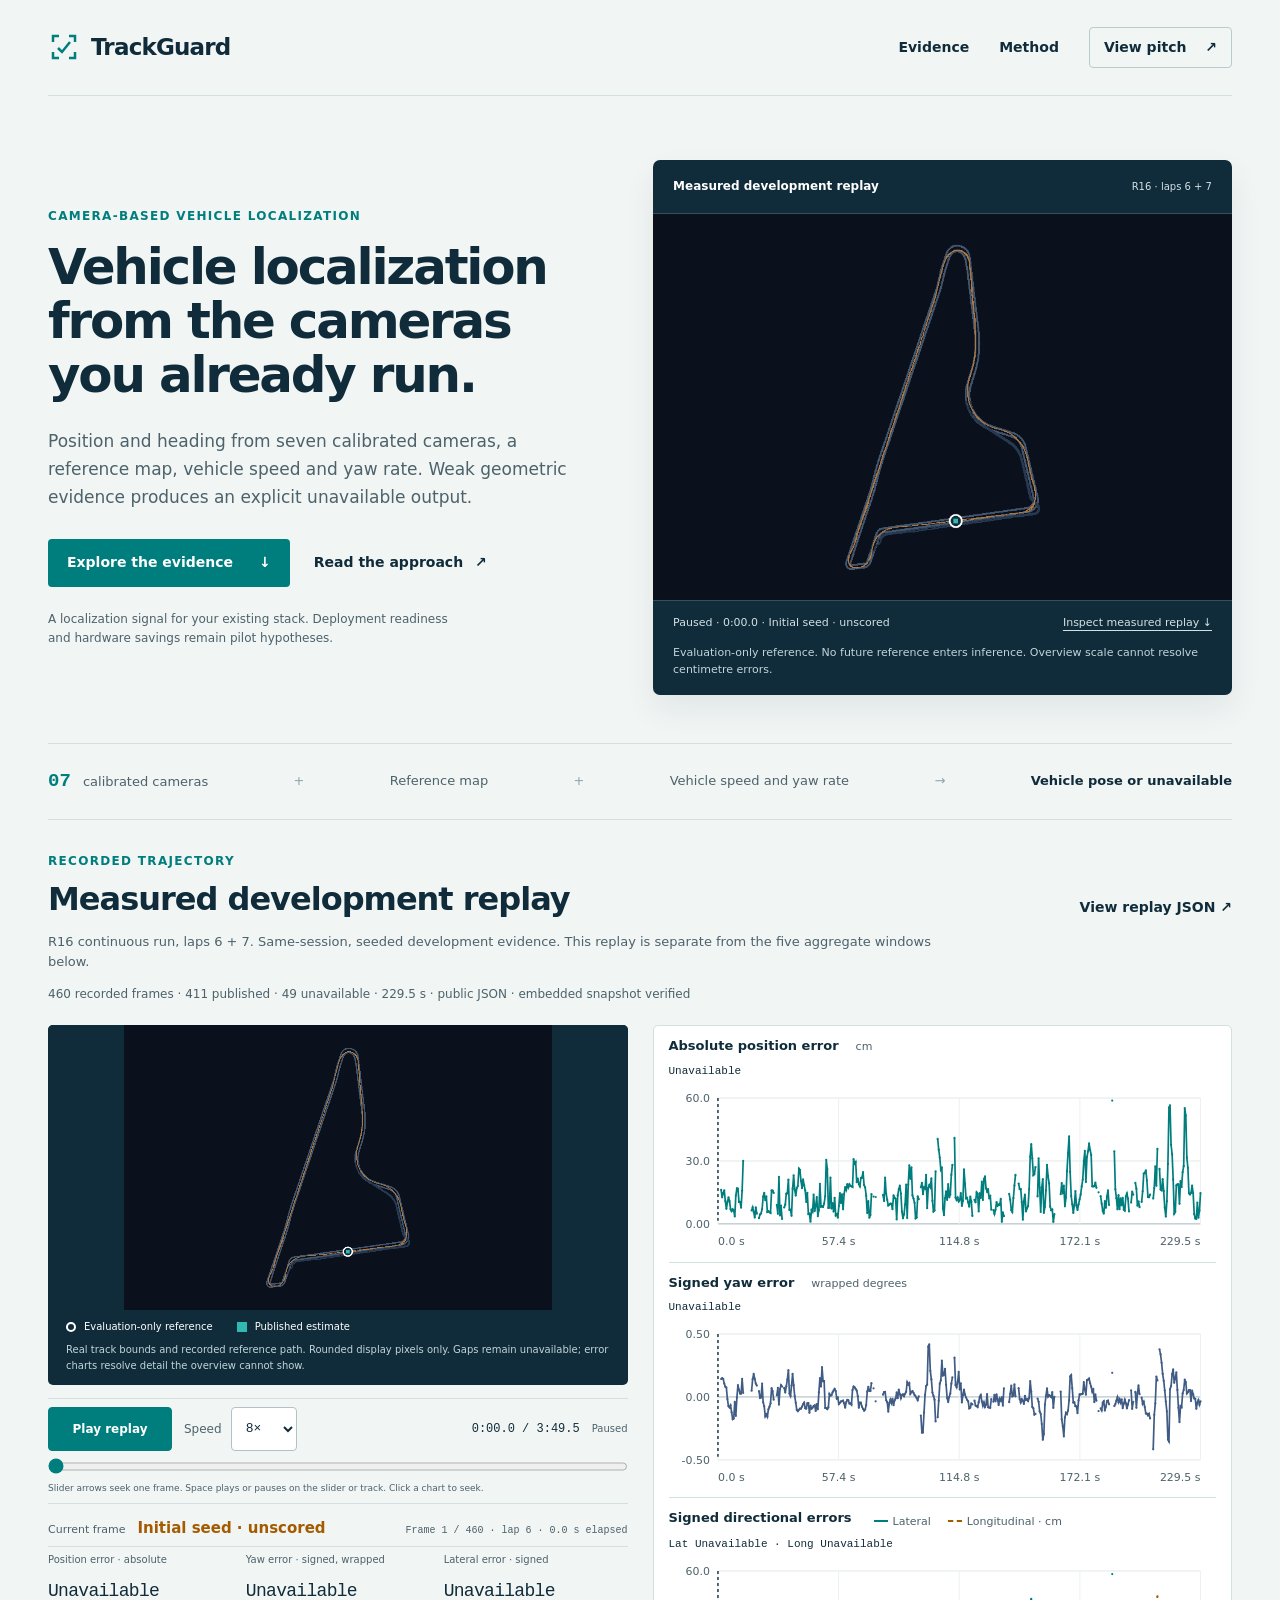
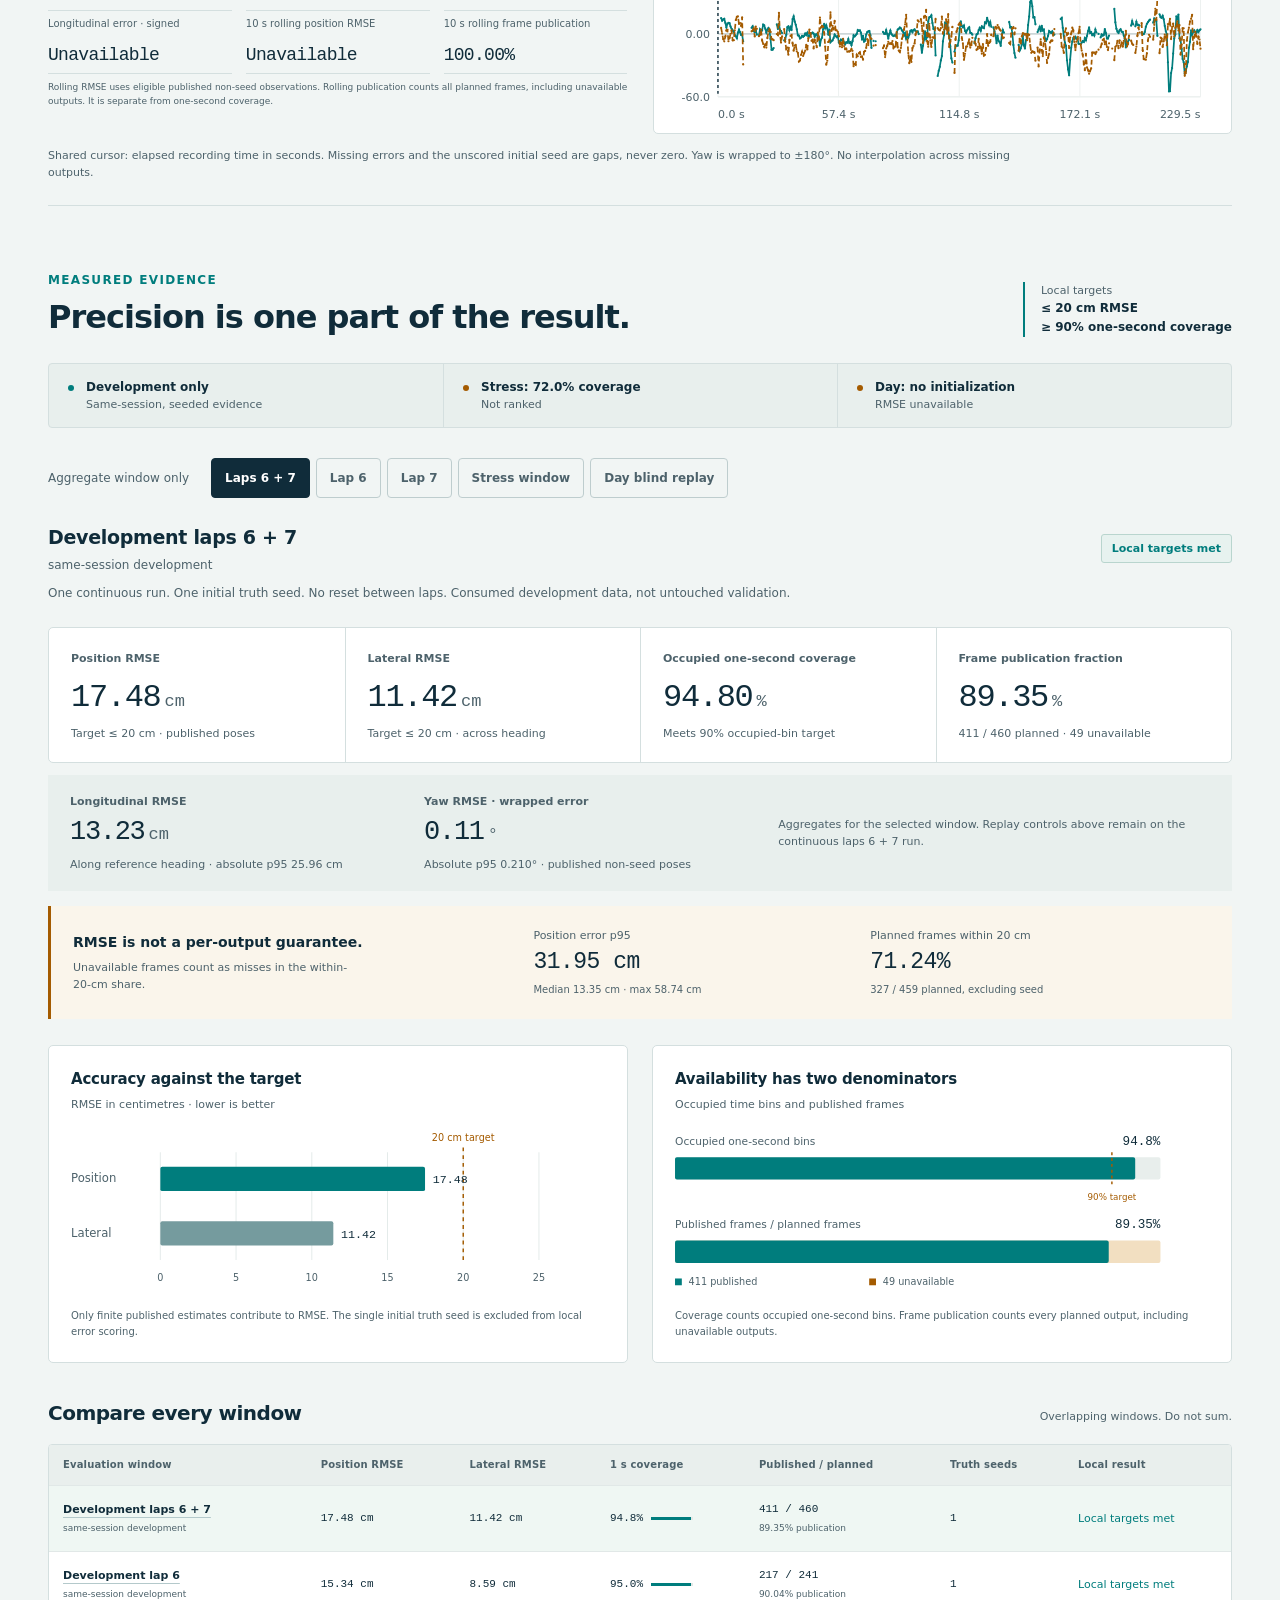
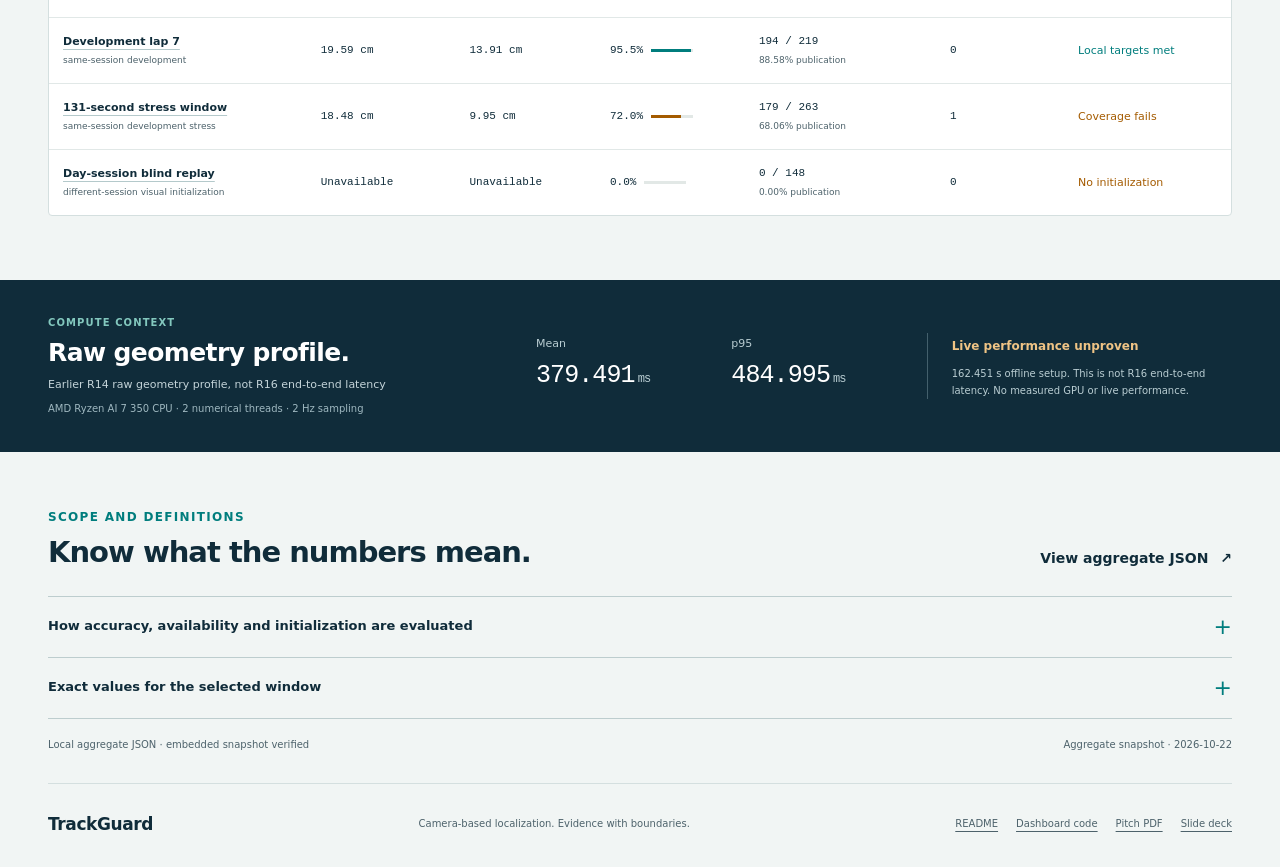
<file: index.html>
<!doctype html>
<html lang="en">
<head>
  <meta charset="utf-8">
  <meta name="viewport" content="width=device-width, initial-scale=1">
  <meta name="theme-color" content="#102C3A">
  <meta name="description" content="Camera-based vehicle localization. Explore TrackGuard's local development results, availability limits, and initialization evidence.">
  <title>TrackGuard | Camera-based vehicle localization</title>
  <link rel="stylesheet" href="assets/dashboard.css">
  <script src="assets/dashboard.js" defer></script>
  <script src="assets/replay.js" defer></script>
</head>
<body>
  <a class="skip-link" href="#evidence">Skip to measured evidence</a>
  <header class="site-header wrap">
    <a class="brand" href="#" aria-label="TrackGuard home"><svg viewBox="0 0 32 32" aria-hidden="true"><path d="M5 11V5h6M21 5h6v6M27 21v6h-6M11 27H5v-6"/><path d="m10 17 4 4 8-10"/></svg>TrackGuard</a>
    <nav aria-label="Main navigation"><a href="#evidence">Evidence</a><a href="#methodology">Method</a><a class="nav-deck" href="slides/slides.html">View pitch <span aria-hidden="true">↗</span></a></nav>
  </header>
  <main>
    <section class="hero wrap" aria-labelledby="hero-title">
      <div class="hero-copy">
        <p class="eyebrow">Camera-based vehicle localization</p>
        <h1 id="hero-title">Vehicle localization from the cameras you already run.</h1>
        <p class="hero-description">Position and heading from seven calibrated cameras, a reference map, vehicle speed and yaw rate. Weak geometric evidence produces an explicit unavailable output.</p>
        <div class="hero-actions"><a class="button primary" href="#evidence">Explore the evidence <span aria-hidden="true">↓</span></a><a class="text-link" href="README.md">Read the approach <span aria-hidden="true">↗</span></a></div>
        <p class="hero-boundary">A localization signal for your existing stack. Deployment readiness and hardware savings remain pilot hypotheses.</p>
      </div>
      <figure class="instrument" id="measured-hero">
        <div class="instrument-top"><span class="instrument-name">Measured development replay</span><span class="replay-label">R16 · laps 6 + 7</span></div>
        <div class="hero-track-stage"><canvas id="hero-track" width="960" height="640" role="img" aria-label="Measured track replay not loaded"></canvas><p id="hero-track-empty" class="track-empty">Measured replay not loaded</p></div>
        <figcaption class="instrument-caption"><span id="hero-replay-state">Replay paused · data not loaded</span><a href="#replay">Inspect measured replay ↓</a></figcaption>
        <p class="replay-hero-note">Evaluation-only reference. No future reference enters inference. Overview scale cannot resolve centimetre errors.</p>
      </figure>
    </section>
    <div class="pipeline wrap" aria-label="Solution inputs and output"><span><b>07</b> calibrated cameras</span><i aria-hidden="true">+</i><span>Reference map</span><i aria-hidden="true">+</i><span>Vehicle speed and yaw rate</span><i aria-hidden="true">→</i><strong>Vehicle pose or unavailable</strong></div>

    <section class="replay-section wrap" id="replay" aria-labelledby="replay-title">
      <div class="section-heading"><div><p class="eyebrow">Recorded trajectory</p><h2 id="replay-title">Measured development replay</h2></div><a class="text-link" href="data/replay.json">View replay JSON ↗</a></div>
      <p class="replay-scope">R16 continuous run, laps 6 + 7. Same-session, seeded development evidence. This replay is separate from the five aggregate windows below.</p>
      <p id="replay-load-status" class="replay-load-status" role="status">Measured replay not loaded. Controls become available when the approved data loads.</p>
      <div class="replay-desktop-layout">
      <div class="replay-workspace">
        <figure class="track-panel">
          <div class="track-stage"><canvas id="replay-track" width="960" height="640" tabindex="0" role="img" aria-label="Measured track replay not loaded. Space plays or pauses; arrow keys seek frames."></canvas><p id="track-empty" class="track-empty">Real track image not loaded</p></div>
          <figcaption class="track-legend"><span><i class="reference-key"></i>Evaluation-only reference</span><span><i class="estimate-key"></i>Published estimate</span></figcaption>
          <p class="track-note">Real track bounds and recorded reference path. Rounded display pixels only. Gaps remain unavailable; error charts resolve detail the overview cannot show.</p>
        </figure>
        <div class="replay-readout">
          <div class="replay-current"><span>Current frame</span><strong id="replay-current-state">Not loaded</strong><p id="replay-current-context">Frame unavailable · lap unavailable</p></div>
          <dl class="replay-metrics">
            <div><dt>Position error · absolute</dt><dd id="replay-position">Unavailable</dd></div>
            <div><dt>Yaw error · signed, wrapped</dt><dd id="replay-yaw">Unavailable</dd></div>
            <div><dt>Lateral error · signed</dt><dd id="replay-lateral">Unavailable</dd></div>
            <div><dt>Longitudinal error · signed</dt><dd id="replay-longitudinal">Unavailable</dd></div>
            <div><dt>10 s rolling position RMSE</dt><dd id="replay-rmse">Unavailable</dd></div>
            <div><dt>10 s rolling frame publication</dt><dd id="replay-publication">Unavailable</dd></div>
          </dl>
          <p class="replay-definition">Rolling RMSE uses eligible published non-seed observations. Rolling publication counts all planned frames, including unavailable outputs. It is separate from one-second coverage.</p>
        </div>
      </div>
      <div class="replay-controls">
        <button id="replay-play" type="button" aria-pressed="false" disabled>Play replay</button>
        <label class="replay-speed-label" for="replay-speed">Speed <select id="replay-speed" disabled><option value="1">1×</option><option value="8" selected>8×</option><option value="32">32×</option></select></label>
        <output id="replay-time" for="replay-seek">0:00.0 / unavailable</output><span id="replay-transport-state">Paused</span>
        <label class="sr-only" for="replay-seek">Recorded frame. Arrow keys seek one frame; Home and End seek the first and final frame.</label>
        <input id="replay-seek" type="range" min="0" max="459" value="0" step="1" disabled aria-valuetext="Replay not loaded">
        <p class="replay-keyboard-note">Slider arrows seek one frame. Space plays or pauses on the slider or track. Click a chart to seek.</p>
      </div>
      <div class="replay-charts" aria-label="Synchronized measured errors over elapsed recording time">
        <figure class="replay-chart"><figcaption><h3>Absolute position error</h3><span>cm</span><output id="chart-position-current">Unavailable</output></figcaption><div id="replay-position-chart" class="replay-chart-slot"><p>Measured data not loaded</p></div></figure>
        <figure class="replay-chart"><figcaption><h3>Signed yaw error</h3><span>wrapped degrees</span><output id="chart-yaw-current">Unavailable</output></figcaption><div id="replay-yaw-chart" class="replay-chart-slot"><p>Measured data not loaded</p></div></figure>
        <figure class="replay-chart"><figcaption><h3>Signed directional errors</h3><span class="direction-legend"><i></i>Lateral <i></i>Longitudinal · cm</span><output id="chart-direction-current">Unavailable</output></figcaption><div id="replay-direction-chart" class="replay-chart-slot"><p>Measured data not loaded</p></div></figure>
      </div>
      </div>
      <p class="replay-chart-note">Shared cursor: elapsed recording time in seconds. Missing errors and the unscored initial seed are gaps, never zero. Yaw is wrapped to ±180°. No interpolation across missing outputs.</p>
    </section>

    <section class="evidence-section wrap" id="evidence" aria-labelledby="evidence-title">
      <div class="section-heading"><div><p class="eyebrow">Measured evidence</p><h2 id="evidence-title">Precision is one part of the result.</h2></div><p class="target-summary">Local targets <strong>≤ 20 cm RMSE</strong><strong>≥ 90% one-second coverage</strong></p></div>
      <div class="limits-strip"><p><span class="limit-marker teal"></span><strong>Development only</strong><span>Same-session, seeded evidence</span></p><p><span class="limit-marker amber"></span><strong id="stress-summary">Stress: coverage fails</strong><span>Not ranked</span></p><p><span class="limit-marker amber"></span><strong>Day: no initialization</strong><span>RMSE unavailable</span></p></div>
      <div class="window-controls"><span id="window-label">Aggregate window only</span><div id="window-buttons" class="window-buttons" role="group" aria-labelledby="window-label"></div></div>
      <div class="selected-context"><div><h3 id="selected-title"></h3><p id="selected-kind"></p></div><span id="selected-status" class="status-badge"></span></div>
      <p id="window-note" class="window-note"></p>
      <div class="kpi-grid" aria-live="polite" aria-atomic="true">
        <article class="kpi"><h4>Position RMSE</h4><p class="metric" id="position-value"></p><p class="metric-caption" id="position-caption"></p></article>
        <article class="kpi"><h4>Lateral RMSE</h4><p class="metric" id="lateral-value"></p><p class="metric-caption" id="lateral-caption"></p></article>
        <article class="kpi"><h4>Occupied one-second coverage</h4><p class="metric" id="coverage-value"></p><p class="metric-caption" id="coverage-caption"></p></article>
        <article class="kpi"><h4>Frame publication fraction</h4><p class="metric" id="publication-value"></p><p class="metric-caption" id="publication-caption"></p></article>
      </div>
      <div class="heading-aggregates"><article><h4>Longitudinal RMSE</h4><p class="metric" id="longitudinal-value">Unavailable</p><p class="metric-caption" id="longitudinal-caption"></p></article><article><h4>Yaw RMSE · wrapped error</h4><p class="metric" id="yaw-value">Unavailable</p><p class="metric-caption" id="yaw-caption"></p></article><p>Aggregates for the selected window. Replay controls above remain on the continuous laps 6 + 7 run.</p></div>
      <div class="precision-band"><div class="precision-explanation"><h3>RMSE is not a per-output guarantee.</h3><p>Unavailable frames count as misses in the within-20-cm share.</p></div><div class="distribution-stat"><span>Position error p95</span><strong id="p95-value"></strong><small id="distribution-caption"></small></div><div class="distribution-stat"><span>Planned frames within 20 cm</span><strong id="within-value"></strong><small id="within-caption"></small></div></div>
      <div class="chart-grid">
        <figure class="chart-panel"><figcaption><h3>Accuracy against the target</h3><span>RMSE in centimetres · lower is better</span></figcaption><div id="accuracy-chart" class="chart-slot"></div><p class="chart-footnote" id="accuracy-footnote">Only finite published estimates contribute to RMSE. Initial truth seed excluded.</p></figure>
        <figure class="chart-panel availability-panel"><figcaption><h3>Availability has two denominators</h3><span>Occupied time bins and published frames</span></figcaption><div id="availability-chart" class="chart-slot"></div><p class="chart-footnote" id="availability-note"></p></figure>
      </div>
      <section class="comparison" id="comparison" aria-labelledby="compare-title"><div class="subsection-heading"><h3 id="compare-title">Compare every window</h3><span>Overlapping windows. Do not sum.</span></div><div class="table-scroll" role="region" aria-label="Evaluation window comparison, scroll horizontally on small screens" tabindex="0"><table><caption class="sr-only">All five evaluation windows with local RMSE targets of 20 cm and occupied one-second coverage target of 90 percent. Select a window to inspect it.</caption><thead><tr><th scope="col">Evaluation window</th><th scope="col">Position RMSE</th><th scope="col">Lateral RMSE</th><th scope="col">1 s coverage</th><th scope="col">Published / planned</th><th scope="col">Truth seeds</th><th scope="col">Local result</th></tr></thead><tbody id="comparison-body"></tbody></table></div></section>
    </section>

    <section class="runtime-section" aria-labelledby="runtime-title"><div class="wrap runtime-inner"><div class="runtime-copy"><p class="eyebrow">Compute context</p><h2 id="runtime-title">Raw geometry profile.</h2><p id="runtime-source"></p><p id="runtime-hardware" class="runtime-hardware"></p></div><div class="runtime-stat"><span>Mean</span><strong id="runtime-mean"></strong></div><div class="runtime-stat"><span>p95</span><strong id="runtime-p95"></strong></div><div class="runtime-boundary"><strong>Live performance unproven</strong><p id="runtime-boundary"></p></div></div></section>

    <section class="method-section wrap" id="methodology" aria-labelledby="method-title"><div class="section-heading"><div><p class="eyebrow">Scope and definitions</p><h2 id="method-title">Know what the numbers mean.</h2></div><a class="text-link" href="data/metrics.json">View aggregate JSON <span aria-hidden="true">↗</span></a></div><details class="disclosure"><summary>How accuracy, availability and initialization are evaluated <span aria-hidden="true">+</span></summary><div class="disclosure-content"><ul id="method-list"></ul></div></details><details class="disclosure"><summary>Exact values for the selected window <span aria-hidden="true">+</span></summary><div class="disclosure-content"><p>Unrounded approved aggregates. Presentation values above are rounded.</p><pre id="exact-values"></pre></div></details><p class="source-note"><span id="source-status">Approved embedded aggregate snapshot</span><span id="recorded-date"></span></p></section>
  </main>
  <footer class="site-footer wrap"><a class="brand footer-brand" href="#">TrackGuard</a><p>Camera-based localization. Evidence with boundaries.</p><nav aria-label="Project resources"><a href="README.md">README</a><a href="assets/dashboard.js">Dashboard code</a><a href="slides/trackguard-pitch.pdf">Pitch PDF</a><a href="slides/slides.html">Slide deck</a></nav></footer>
  <noscript><p class="noscript">JavaScript is required for the measured replay and aggregate window controls. <a href="data/replay.json">Read the measured replay JSON</a>. <a href="data/metrics.json">Read the aggregate JSON</a>.</p></noscript>
</body>
</html>
</file>
<file: assets/dashboard.css>
:root{--marine:#102c3a;--mist:#f1f5f4;--white:#fff;--teal:#007d7d;--amber:#a45b00;--slate:#4d626b;--line:#d4dfdf;--soft-teal:#e7f2ef;--soft-amber:#fff3df;--mono:Consolas,"SFMono-Regular",monospace;--sans:system-ui,-apple-system,"Segoe UI",sans-serif}
*{box-sizing:border-box}html{scroll-behavior:smooth;scroll-padding-top:24px}body{margin:0;background:var(--mist);color:var(--marine);font-family:var(--sans);font-size:16px;line-height:1.55}a{color:inherit;text-decoration-thickness:1px;text-underline-offset:4px}button{font:inherit;cursor:pointer}a,button,summary{-webkit-tap-highlight-color:transparent}button:focus-visible,a:focus-visible,summary:focus-visible,[tabindex]:focus-visible{outline:3px solid var(--teal);outline-offset:5px}button{touch-action:manipulation}.wrap{width:min(1320px,calc(100% - 96px));margin-inline:auto}.site-header{display:flex;align-items:center;justify-content:space-between;min-height:96px;border-bottom:1px solid var(--line)}.brand{display:inline-flex;align-items:center;gap:11px;font-size:23px;font-weight:750;letter-spacing:-.8px;text-decoration:none}.brand svg{width:32px;height:32px;fill:none;stroke:var(--teal);stroke-width:2.5}.site-header nav{display:flex;align-items:center;gap:30px}.site-header nav a{font-size:14px;font-weight:600;text-decoration:none}.site-header nav a:hover{text-decoration:underline}.nav-deck{padding:9px 14px;border:1px solid #b9cbcd;border-radius:4px}.nav-deck span{margin-left:14px}.hero{display:grid;grid-template-columns:1fr 1.07fr;gap:64px;align-items:center;padding-block:64px 48px}.eyebrow{font-size:12px;letter-spacing:.11em;text-transform:uppercase;font-weight:700;color:var(--teal);margin:0 0 16px}h1,h2,h3,h4,p,figure{margin:0}h1{font-size:clamp(40px,3.9vw,58px);line-height:1.08;letter-spacing:-2.2px;font-weight:680;max-width:580px}.hero-description{font-size:17px;line-height:1.65;color:var(--slate);max-width:540px;margin-top:24px}.hero-actions{display:flex;flex-wrap:wrap;gap:24px;align-items:center;margin-top:28px}.button{display:inline-flex;gap:26px;align-items:center;justify-content:center;padding:13px 19px;border-radius:4px;font-size:14px;font-weight:650;text-decoration:none}.primary{background:var(--teal);color:var(--white)}.primary:hover{background:#006969}.text-link{font-size:14px;font-weight:650;text-decoration:none}.text-link:hover{text-decoration:underline}.text-link span{margin-left:7px}.hero-boundary{font-size:12px;color:var(--slate);line-height:1.6;margin-top:23px;max-width:420px}.instrument{background:var(--marine);color:white;min-width:0;border-radius:7px;overflow:hidden;box-shadow:0 14px 32px #102c3a12}.instrument-top{padding:17px 20px;display:flex;gap:12px;justify-content:space-between;align-items:center;border-bottom:1px solid #35505d;font-size:12px}.instrument-name{font-weight:600;display:flex;gap:8px;align-items:center}.small-cross{color:#80cfc5;font-size:20px;line-height:1}.synthetic-label{border:1px solid #7f9aa3;border-radius:3px;padding:3px 7px;font-size:10px;letter-spacing:.025em;white-space:nowrap;color:#e2eceb}.demo-stage{position:relative;aspect-ratio:640/390;overflow:hidden;background:var(--marine)}.demo-fallback{display:block;width:100%;height:100%}.demo-image{position:absolute;inset:0;width:100%;height:100%;object-fit:contain;background:var(--marine)}.demo-image[hidden]{display:none}.instrument-caption{display:flex;align-items:center;justify-content:space-between;gap:12px;padding:13px 20px;border-top:1px solid #35505d}.demo-legend{display:flex;gap:17px;font-size:10px;color:#d3e1e4}.demo-legend span{display:flex;align-items:center;gap:6px}.key{display:inline-block;width:14px;height:3px}.admitted{background:#30b8b1}.unavailable{border-top:3px dashed #e7ae58}.animation-toggle{border:1px solid #647f89;border-radius:3px;padding:5px 9px;background:transparent;color:white;font-size:11px;white-space:nowrap}.animation-toggle:hover{background:#28434f}.synthetic-note{font-size:10px;color:#acc1c7;padding:0 20px 13px}.pipeline{display:flex;align-items:center;justify-content:space-between;gap:20px;border-top:1px solid var(--line);border-bottom:1px solid var(--line);padding-block:23px;font-size:13px;color:var(--slate)}.pipeline span b{font-family:var(--mono);color:var(--teal);font-size:19px;margin-right:8px}.pipeline i{font-style:normal;color:#8fa5aa}.pipeline strong{color:var(--marine);font-weight:650}.evidence-section{padding-top:65px;padding-bottom:64px}.section-heading{display:flex;align-items:flex-end;justify-content:space-between;gap:30px;margin-bottom:26px}.section-heading .eyebrow{margin-bottom:9px}h2{font-size:32px;line-height:1.2;font-weight:650;letter-spacing:-1px}.target-summary{display:flex;flex-direction:column;font-size:11px;color:var(--slate);padding-left:16px;border-left:2px solid var(--teal);flex-shrink:0}.target-summary strong{font-size:12px;color:var(--marine);font-weight:600}.limits-strip{display:grid;grid-template-columns:repeat(3,1fr);background:#e8efed;border:1px solid var(--line);border-radius:4px;margin-bottom:30px}.limits-strip p{display:grid;grid-template-columns:7px 1fr;column-gap:11px;padding:14px 19px;font-size:12px}.limits-strip p+p{border-left:1px solid var(--line)}.limits-strip strong{font-weight:650}.limits-strip p>span:last-child{grid-column:2;color:var(--slate);font-size:11px}.limit-marker{width:6px;height:6px;border-radius:50%;margin-top:7px}.teal{background:var(--teal)}.amber{background:var(--amber)}.window-controls{display:flex;gap:22px;align-items:center;margin-bottom:25px}.window-controls>span{font-size:12px;color:var(--slate);flex-shrink:0}.window-buttons{display:flex;flex-wrap:wrap;gap:6px}.window-button{border:1px solid #becdce;padding:9px 13px;border-radius:4px;background:transparent;font-size:12px;color:var(--slate);font-weight:600;min-height:40px}.window-button:hover{border-color:var(--teal);color:var(--teal)}.window-button[aria-pressed="true"]{background:var(--marine);color:white;border-color:var(--marine)}.selected-context{display:flex;justify-content:space-between;align-items:center;gap:20px}.selected-context h3{font-size:19px;letter-spacing:-.3px;font-weight:650}.selected-context p{color:var(--slate);font-size:12px;margin-top:3px}.status-badge{border:1px solid #b9d5ce;padding:5px 10px;font-size:11px;font-weight:650;color:var(--teal);background:var(--soft-teal);border-radius:3px;white-space:nowrap}.status-badge.warn{color:var(--amber);border-color:#dec6a1;background:var(--soft-amber)}.window-note{font-size:12px;color:var(--slate);margin-top:10px;max-width:1000px;min-height:20px}.kpi-grid{display:grid;grid-template-columns:repeat(4,1fr);margin-top:23px;background:white;border:1px solid var(--line);border-radius:5px}.kpi{padding:22px 22px 20px;min-width:0}.kpi+.kpi{border-left:1px solid var(--line)}.kpi h4{font-size:11px;font-weight:550;color:var(--slate);min-height:18px}.metric{font-family:var(--mono);font-size:clamp(26px,2.5vw,36px);letter-spacing:-1.3px;line-height:1.4;margin-block:8px 4px;white-space:nowrap}.metric .unit{font-size:17px;letter-spacing:0;margin-left:4px;color:var(--slate)}.metric.missing{font-size:25px;color:var(--amber);letter-spacing:-.8px}.metric-caption{font-size:11px;color:var(--slate)}.metric-caption.fail{color:var(--amber)}.precision-band{display:grid;grid-template-columns:1.4fr 1fr 1.1fr;gap:28px;padding:21px 22px;margin:15px 0 26px;border-left:3px solid var(--amber);background:#faf5eb;align-items:center}.precision-explanation h3{font-size:14px;font-weight:650}.precision-explanation p{font-size:11px;color:var(--slate);margin-top:5px;max-width:290px}.distribution-stat{display:flex;flex-direction:column;gap:4px}.distribution-stat>span{font-size:11px;color:var(--slate)}.distribution-stat strong{font-size:23px;line-height:1.3;font-family:var(--mono);font-weight:500;letter-spacing:-.5px}.distribution-stat small{font-size:10px;color:var(--slate)}.chart-grid{display:grid;grid-template-columns:1fr 1fr;gap:24px}.chart-panel{background:white;border:1px solid var(--line);border-radius:5px;padding:22px;min-width:0}.chart-panel h3{font-size:15px;font-weight:650;letter-spacing:-.2px}.chart-panel figcaption>span{font-size:11px;color:var(--slate)}.chart-slot{margin-block:12px 6px;min-height:164px}.chart-slot svg{display:block;width:100%;height:auto;max-height:200px}.chart-footnote{font-size:10px;line-height:1.6;color:var(--slate);min-height:32px}.empty-chart{display:grid;place-content:center;text-align:center;min-height:164px;color:var(--amber);border:1px dashed #d6bd96;margin-block:16px;background:#fffbf4}.empty-chart strong{font-size:18px;font-weight:600}.empty-chart span{font-size:12px;color:var(--slate);margin-top:5px}.comparison{margin-top:35px}.subsection-heading{display:flex;justify-content:space-between;gap:20px;align-items:baseline;margin-bottom:15px}.subsection-heading h3{font-size:20px;letter-spacing:-.5px;font-weight:650}.subsection-heading>span{font-size:11px;color:var(--slate)}.table-scroll{overflow-x:auto;border:1px solid var(--line);border-radius:4px;background:white}table{width:100%;border-collapse:collapse;text-align:left;white-space:nowrap;font-size:11px}th{background:#e9efed;color:var(--slate);font-size:10px;letter-spacing:.015em;font-weight:600;padding:12px 14px}td{padding:15px 14px;border-top:1px solid #e1e8e7;font-family:var(--mono)}td:first-child{font-family:var(--sans)}tr.is-selected td{background:#eff7f3}td button{border:0;padding:0;background:transparent;text-align:left;font-weight:600;font-size:11px;color:var(--marine);text-decoration:underline;text-decoration-color:#b4c9cb;text-underline-offset:4px}td button:hover{color:var(--teal)}.row-kind{display:block;font-size:9px;color:var(--slate);font-weight:400;margin-top:4px;font-family:var(--sans)}.result-pass{color:var(--teal);font-family:var(--sans)}.result-fail{color:var(--amber);font-family:var(--sans)}.coverage-cell{display:flex;gap:8px;align-items:center}.mini-bar{width:42px;height:3px;background:#e2e8e6;display:inline-block}.mini-bar i{display:block;height:100%;background:var(--teal)}.mini-bar i.fail{background:var(--amber)}.runtime-section{background:var(--marine);color:white;padding-block:35px}.runtime-inner{display:grid;grid-template-columns:1.8fr .65fr .65fr 1.2fr;gap:30px;align-items:center}.runtime-copy .eyebrow{color:#83c8be;font-size:10px;margin-bottom:8px}.runtime-copy h2{font-size:25px;letter-spacing:-.6px}.runtime-copy>p:not(.eyebrow){font-size:11px;color:#c4d4d9;margin-top:8px}.runtime-copy .runtime-hardware{font-size:10px!important;color:#9fb8c0!important}.runtime-stat{display:flex;flex-direction:column;gap:5px}.runtime-stat>span{font-size:11px;color:#b9cdd2}.runtime-stat strong{font-family:var(--mono);font-size:25px;letter-spacing:-.9px;font-weight:500;white-space:nowrap}.runtime-stat strong small{font-size:12px;color:#b9cdd2;margin-left:3px}.runtime-boundary{border-left:1px solid #43606c;padding-left:24px}.runtime-boundary strong{font-size:12px;color:#efc485;font-weight:600}.runtime-boundary p{font-size:10px;color:#b9cdd2;margin-top:7px;line-height:1.7}.method-section{padding-block:56px 30px}.method-section h2{font-size:29px}.disclosure{border-top:1px solid #bdcdce}.disclosure:last-of-type{border-bottom:1px solid #bdcdce}.disclosure summary{padding:19px 0;cursor:pointer;display:flex;justify-content:space-between;gap:18px;font-size:13px;font-weight:600;list-style:none}.disclosure summary::-webkit-details-marker{display:none}.disclosure summary>span{font-size:22px;line-height:1;color:var(--teal);font-weight:400}.disclosure[open] summary>span{transform:rotate(45deg)}.disclosure-content{padding:0 0 22px;color:var(--slate);font-size:12px;max-width:1000px}.disclosure-content ul{padding-left:20px;display:grid;gap:9px;margin:0}.disclosure-content pre{font-family:var(--mono);font-size:11px;background:white;padding:18px;white-space:pre-wrap;overflow-wrap:anywhere;border:1px solid var(--line);margin-top:12px}.source-note{display:flex;flex-wrap:wrap;justify-content:space-between;gap:10px;margin-top:18px;font-size:10px;color:var(--slate)}.site-footer{display:flex;gap:25px;align-items:center;justify-content:space-between;border-top:1px solid var(--line);padding-block:27px}.footer-brand{font-size:17px;letter-spacing:-.4px}.site-footer p{font-size:10px;color:var(--slate)}.site-footer nav{display:flex;flex-wrap:wrap;gap:18px;font-size:10px;color:var(--slate)}.skip-link{position:fixed;top:-100px;left:15px;background:white;padding:12px;z-index:5}.skip-link:focus{top:15px}.sr-only{position:absolute;width:1px;height:1px;padding:0;margin:-1px;overflow:hidden;clip:rect(0,0,0,0);white-space:nowrap;border:0}.noscript{padding:25px;text-align:center;background:var(--soft-amber);color:var(--amber)}
@media(min-width:1500px){.hero{gap:80px;padding-block:75px 56px}.hero h1{font-size:58px}}
@media(max-width:1100px){.wrap{width:calc(100% - 56px)}.hero{gap:32px}h1{font-size:43px}.hero-description{font-size:15px}.hero-actions{gap:15px}.hero-actions .text-link{font-size:12px}.pipeline{gap:13px;font-size:11px}.kpi{padding:18px 14px}.kpi h4{font-size:10px}.metric{font-size:28px}.runtime-inner{gap:20px;grid-template-columns:1.5fr .7fr .7fr 1.2fr}.runtime-stat strong{font-size:22px}.precision-band{gap:20px}.site-footer{flex-wrap:wrap}.site-footer nav{margin-left:auto}}
@media(max-width:800px){.hero{grid-template-columns:1fr;gap:32px;padding-block:38px}.hero-copy{max-width:620px}.hero h1{font-size:48px;max-width:610px}.hero-description{font-size:16px;max-width:600px}.hero-boundary{max-width:540px}.instrument{max-width:650px;width:100%}.demo-stage{aspect-ratio:640/345}.pipeline{flex-wrap:wrap;justify-content:flex-start;gap:13px 17px;padding-block:18px}.pipeline strong{flex-basis:100%}.pipeline>i:last-of-type{display:none}.evidence-section{padding-top:45px}.section-heading{gap:20px}h2{font-size:28px}.window-controls{align-items:flex-start;flex-direction:column;gap:10px}.kpi-grid{grid-template-columns:repeat(2,1fr)}.kpi{padding:20px}.kpi:nth-child(3){border-left:0}.kpi:nth-child(n+3){border-top:1px solid var(--line)}.kpi h4{font-size:11px}.metric{font-size:33px}.precision-band{grid-template-columns:1fr 1fr}.precision-explanation{grid-column:1/-1}.precision-explanation p{max-width:none}.chart-grid{gap:16px}.chart-panel{padding:16px}.chart-panel h3{font-size:13px}.runtime-inner{grid-template-columns:1.3fr 1fr 1fr}.runtime-boundary{grid-column:1/-1;border-left:0;border-top:1px solid #43606c;padding:15px 0 0;display:flex;gap:22px;align-items:baseline}.runtime-boundary p{margin:0}.runtime-copy h2{font-size:22px}.limits-strip p{padding:12px;font-size:11px}.limits-strip p>span:last-child{font-size:10px}}
@media(max-width:560px){.wrap{width:calc(100% - 36px)}.site-header{min-height:76px}.brand{font-size:21px}.brand svg{width:27px;height:27px}.site-header nav{gap:16px}.site-header nav a{font-size:12px}.site-header nav a:nth-child(2){display:none}.nav-deck{padding:7px 9px}.nav-deck span{margin-left:5px}.hero{padding-top:30px;gap:28px}.hero h1{font-size:40px;letter-spacing:-1.6px;max-width:440px}.eyebrow{font-size:10px;margin-bottom:14px}.hero-description{font-size:15px;margin-top:19px}.hero-actions{gap:18px;margin-top:23px}.button{padding:12px 14px;font-size:12px;gap:20px}.hero-boundary{font-size:11px;margin-top:18px}.instrument-top{padding:13px;font-size:10px;gap:7px}.synthetic-label{font-size:8px;padding:3px 5px}.instrument-caption{padding:10px 13px;gap:7px}.demo-legend{gap:10px;font-size:8px}.animation-toggle{font-size:9px;padding:5px 6px;min-height:30px}.synthetic-note{font-size:9px;padding:0 13px 11px}.pipeline{font-size:10px;gap:10px}.pipeline span b{font-size:16px;margin-right:4px}.section-heading{align-items:flex-start;flex-direction:column;gap:16px;margin-bottom:20px}h2{font-size:28px;max-width:350px}.target-summary{flex-direction:row;flex-wrap:wrap;gap:0 12px;padding-left:10px;font-size:10px}.target-summary strong{font-size:10px}.limits-strip{grid-template-columns:1fr;margin-bottom:23px}.limits-strip p{grid-template-columns:6px auto 1fr;padding:9px 12px;gap:8px;font-size:10px;align-items:baseline}.limits-strip p+p{border-left:0;border-top:1px solid var(--line)}.limits-strip p>span:last-child{grid-column:3;text-align:right;font-size:9px}.limit-marker{margin-top:0;width:5px;height:5px}.window-button{padding:8px 9px;font-size:10px;min-height:40px}.window-controls{margin-bottom:20px}.selected-context{align-items:flex-start;flex-direction:column;gap:9px}.selected-context h3{font-size:18px}.selected-context p{font-size:11px}.window-note{font-size:11px;line-height:1.65}.kpi{padding:16px 13px}.kpi h4{font-size:10px;min-height:31px}.metric{font-size:29px;margin-top:5px}.metric .unit{font-size:14px}.metric.missing{font-size:23px}.metric-caption{font-size:10px}.precision-band{padding:16px 13px;gap:16px 10px}.precision-explanation h3{font-size:13px}.distribution-stat>span{font-size:9px}.distribution-stat strong{font-size:21px}.distribution-stat small{font-size:9px}.chart-grid{grid-template-columns:1fr;gap:15px}.chart-panel{padding:20px 16px}.chart-panel h3{font-size:15px}.chart-slot{min-height:150px}.chart-slot svg{max-height:none}.chart-footnote{min-height:0}.subsection-heading{align-items:flex-start;flex-direction:column;gap:5px}.subsection-heading h3{font-size:20px}.subsection-heading>span{font-size:10px}.evidence-section{padding-bottom:38px}.runtime-inner{grid-template-columns:1fr 1fr;gap:25px}.runtime-copy{grid-column:1/-1}.runtime-copy h2{font-size:26px}.runtime-stat strong{font-size:29px}.runtime-boundary{display:block}.runtime-boundary p{margin-top:6px}.method-section{padding-top:38px}.method-section h2{font-size:27px}.method-section .section-heading{gap:15px}.disclosure summary{font-size:12px;line-height:1.6}.disclosure-content{font-size:11px}.source-note{font-size:9px}.site-footer{gap:12px;padding-block:22px}.site-footer p{font-size:9px}.site-footer nav{margin-left:0;width:100%;gap:20px}.site-footer nav a{min-height:30px;display:inline-flex;align-items:center}}
@media(prefers-reduced-motion:reduce){html{scroll-behavior:auto}*,*::before,*::after{animation:none!important;transition:none!important}}
@media(max-width:560px){.metric.missing{font-size:clamp(16px,5vw,20px)}.chart-slot svg text{font-size:19px}.chart-slot svg{min-height:150px}}

/* Measured replay uses the established marine, teal, white and amber palette. */
.heading-aggregates{display:grid;grid-template-columns:1fr 1fr 1.3fr;gap:22px;padding:18px 22px;background:#e8efed;margin-top:12px;align-items:center}.heading-aggregates h4{font-size:11px;font-weight:550;color:var(--slate)}.heading-aggregates .metric{font-size:27px;margin:4px 0}.heading-aggregates .metric.missing{font-size:21px}.heading-aggregates>p{font-size:11px;color:var(--slate)}@media(max-width:800px){.heading-aggregates{grid-template-columns:1fr 1fr}.heading-aggregates>p{grid-column:1/-1}}@media(max-width:560px){.heading-aggregates{padding:16px 13px;gap:14px}.heading-aggregates .metric{font-size:24px}.heading-aggregates .metric.missing{font-size:18px}}
[hidden]{display:none!important}.replay-label{font-size:10px;color:#d3e1e4;white-space:nowrap}.hero-track-stage,.track-stage{position:relative;background:var(--marine);aspect-ratio:3/2}.hero-track-stage canvas,.track-stage canvas{display:block;width:100%;height:auto}.track-empty{position:absolute;inset:0;display:grid;place-content:center;padding:30px;text-align:center;color:#d3e1e4;font-size:13px}.instrument-caption{font-size:11px;color:#d3e1e4}.instrument-caption a{white-space:nowrap}.replay-hero-note{font-size:11px;color:#c2d4d9;padding:0 20px 16px;line-height:1.6}.replay-section{padding-top:58px;padding-bottom:44px;border-bottom:1px solid var(--line)}.replay-section .section-heading{margin-bottom:14px}.replay-scope{max-width:920px;color:var(--slate);font-size:13px}.replay-load-status{font-size:12px;color:var(--slate);margin:13px 0 20px;min-height:20px}.replay-workspace{display:grid;grid-template-columns:minmax(0,1.65fr) minmax(285px,1fr);gap:26px;align-items:start}.track-panel{background:var(--marine);border-radius:5px;overflow:hidden;color:#fff;min-width:0}.track-stage canvas:focus-visible{outline:3px solid #80cfc5;outline-offset:-5px}.track-legend{display:flex;flex-wrap:wrap;gap:12px 24px;padding:14px 18px 6px;font-size:11px}.track-legend span{display:flex;gap:8px;align-items:center}.reference-key{width:10px;height:10px;border:2px solid white;border-radius:50%;display:inline-block}.estimate-key{display:inline-block;width:10px;height:10px;background:#30b8b1}.track-note{color:#c2d4d9;font-size:11px;line-height:1.65;padding:6px 18px 17px}.replay-current{padding:0 0 15px;border-bottom:1px solid var(--line)}.replay-current>span{font-size:11px;color:var(--slate)}.replay-current strong{display:block;font-size:20px;font-weight:650;margin:5px 0}.replay-current p{font:12px var(--mono);color:var(--slate)}.replay-current .is-unavailable{color:var(--amber)}.replay-metrics{display:grid;grid-template-columns:1fr 1fr;gap:0 18px;margin:0}.replay-metrics>div{padding:15px 0 13px;border-bottom:1px solid var(--line);min-width:0}.replay-metrics dt{font-size:11px;line-height:1.6;color:var(--slate);min-height:34px}.replay-metrics dd{font-family:var(--mono);font-size:clamp(17px,1.8vw,25px);line-height:1.3;margin:6px 0 0;letter-spacing:-.7px;overflow-wrap:anywhere}.replay-definition{font-size:11px;color:var(--slate);line-height:1.65;margin-top:13px}.replay-controls{display:flex;align-items:center;flex-wrap:wrap;gap:12px 20px;margin-top:23px;padding:19px 0 17px;border-top:1px solid var(--line);border-bottom:1px solid var(--line)}.replay-controls button{border:1px solid var(--teal);background:var(--teal);color:#fff;border-radius:4px;padding:10px 18px;font-size:13px;font-weight:650;min-width:140px;min-height:44px}.replay-controls button:hover:not(:disabled){background:#006969}.replay-controls :disabled{opacity:.5;cursor:not-allowed}.replay-speed-label{font-size:12px;color:var(--slate);display:flex;gap:9px;align-items:center}.replay-controls select{font:13px var(--mono);min-height:44px;border:1px solid #afc2c5;border-radius:4px;background:#fff;color:var(--marine);padding:6px 10px}.replay-controls output{font:14px var(--mono);margin-left:auto}.replay-controls>span{font-size:11px;color:var(--slate);min-width:86px}.replay-controls input[type=range]{width:100%;flex:0 0 100%;accent-color:var(--teal);cursor:pointer;margin:4px 0 0;height:28px;touch-action:pan-y}.replay-controls input:focus-visible,.replay-controls select:focus-visible{outline:3px solid var(--teal);outline-offset:3px}.replay-keyboard-note{font-size:11px;color:var(--slate);margin-top:-5px}.replay-charts{display:grid;gap:0;margin-top:21px;background:white;border:1px solid var(--line);border-radius:5px;padding:0 20px}.replay-chart{min-width:0;padding:17px 0 7px}.replay-chart+.replay-chart{border-top:1px solid var(--line)}.replay-chart figcaption{display:flex;flex-wrap:wrap;align-items:baseline;gap:8px 17px}.replay-chart h3{font-size:14px;font-weight:650}.replay-chart figcaption>span{font-size:11px;color:var(--slate)}.replay-chart figcaption output{font:12px var(--mono);margin-left:auto}.replay-chart-slot{width:100%;min-height:170px;margin-top:9px}.replay-chart-slot>p{padding:55px 0;color:var(--slate);font-size:12px;text-align:center}.replay-chart-slot svg{width:100%;height:auto;display:block;cursor:crosshair;touch-action:pan-y}.replay-chart-note{font-size:11px;color:var(--slate);margin-top:13px;max-width:1000px}.direction-legend{display:inline-flex;align-items:center;gap:5px}.direction-legend i{display:inline-block;width:14px;border-top:2px solid var(--teal);margin-left:5px}.direction-legend i:nth-child(2){border-top:2px dashed var(--amber);margin-left:12px}
@media(max-width:1000px){.replay-workspace{grid-template-columns:minmax(0,1.3fr) minmax(270px,1fr);gap:20px}.replay-metrics dd{font-size:20px}.replay-metrics dt{font-size:10px}.replay-current strong{font-size:18px}}
@media(max-width:800px){.replay-workspace{grid-template-columns:1fr}.replay-current{display:flex;align-items:baseline;flex-wrap:wrap;gap:5px 16px}.replay-current p{margin-left:auto}.replay-metrics{grid-template-columns:repeat(3,1fr)}.replay-metrics dt{font-size:11px;min-height:34px}.replay-metrics dd{font-size:24px}.replay-section{padding-top:40px}.replay-chart figcaption output{font-size:11px}}
@media(max-width:560px){.replay-section{padding-top:35px;padding-bottom:32px}.replay-scope{font-size:12px}.replay-load-status{font-size:11px}.replay-metrics{grid-template-columns:1fr 1fr;gap:0 14px}.replay-metrics dd{font-size:22px}.replay-metrics dt{font-size:10px}.replay-current p{margin-left:0;width:100%;font-size:11px}.replay-controls{gap:10px 14px;padding-block:14px}.replay-controls button{min-width:124px;padding:9px 12px;font-size:12px}.replay-controls output{margin-left:0;font-size:13px}.replay-controls>span{margin-left:auto;min-width:0}.replay-keyboard-note{font-size:10px}.replay-charts{padding:0 10px}.replay-chart h3{font-size:13px}.replay-chart figcaption{gap:5px 10px}.replay-chart figcaption output{margin-left:0;width:100%}.replay-chart figcaption>span{font-size:10px}.replay-chart-note,.replay-definition,.track-note{font-size:10px}.track-legend{font-size:10px;padding-inline:13px;gap:10px 15px}.track-note{padding-inline:13px}.replay-hero-note{font-size:10px;padding-inline:13px}.instrument-caption{font-size:10px}.replay-label{font-size:9px}}

@media(min-width:1100px){.replay-desktop-layout{display:grid;grid-template-columns:minmax(0,1fr) minmax(0,1fr);grid-template-rows:auto auto 1fr;gap:0 25px;align-items:start}.replay-workspace{display:contents}.replay-desktop-layout .track-panel{grid-column:1;grid-row:1}.replay-desktop-layout .replay-controls{grid-column:1;grid-row:2;margin-top:13px;padding:12px 0;gap:6px 14px}.replay-desktop-layout .replay-readout{grid-column:1;grid-row:3;padding-top:13px}.replay-desktop-layout .replay-charts{grid-column:2;grid-row:1/4;margin-top:0;padding:0 15px;align-self:stretch;grid-template-rows:repeat(3,1fr)}.replay-desktop-layout .replay-current{display:flex;flex-wrap:wrap;align-items:baseline;gap:3px 12px;padding-bottom:9px}.replay-desktop-layout .replay-current strong{font-size:15px;margin:0}.replay-desktop-layout .replay-current p{font-size:10px;margin-left:auto}.replay-desktop-layout .replay-metrics{grid-template-columns:repeat(3,1fr);gap:0 14px}.replay-desktop-layout .replay-metrics>div{padding:9px 0}.replay-desktop-layout .replay-metrics dt{min-height:30px;font-size:10px}.replay-desktop-layout .replay-metrics dd{font-size:19px;margin-top:3px}.replay-desktop-layout .replay-definition{font-size:10px;margin-top:9px}.replay-desktop-layout .track-legend{padding-block:9px 3px;font-size:10px}.replay-desktop-layout .track-note{font-size:10px;padding-block:4px 10px}.replay-desktop-layout .replay-keyboard-note{font-size:10px;margin-top:0}.replay-desktop-layout .replay-controls button{min-width:124px;font-size:12px;padding:8px 12px}.replay-desktop-layout .replay-controls output{font-size:12px}.replay-desktop-layout .replay-controls>span{font-size:10px;min-width:0}.replay-desktop-layout .replay-chart{padding-top:13px}.replay-desktop-layout .replay-chart h3{font-size:13px}.replay-desktop-layout .replay-chart figcaption output{font-size:11px}.replay-desktop-layout .replay-chart-slot{margin-top:6px}.replay-desktop-layout .replay-controls input[type=range]{height:23px;margin:0}}

@media(min-width:1100px){.replay-section{padding-top:32px;padding-bottom:24px}.replay-desktop-layout .track-stage{aspect-ratio:auto;height:285px}.replay-desktop-layout .track-stage canvas{height:100%;width:100%;object-fit:contain}.replay-desktop-layout .replay-controls{padding-block:8px;gap:4px 12px}.replay-desktop-layout .replay-keyboard-note{font-size:9px;line-height:1.45}.replay-desktop-layout .replay-current{padding-bottom:6px}.replay-desktop-layout .replay-metrics>div{padding:6px 0}.replay-desktop-layout .replay-metrics dt{min-height:24px;line-height:1.3;font-size:10px}.replay-desktop-layout .replay-metrics dd{font-size:18px}.replay-desktop-layout .replay-definition{line-height:1.5;margin-top:7px;font-size:9px}.replay-desktop-layout .replay-chart figcaption output{width:100%;margin-left:0}.replay-desktop-layout .replay-chart-slot{min-height:140px}.replay-desktop-layout .replay-chart{padding-top:10px}}
</file>
